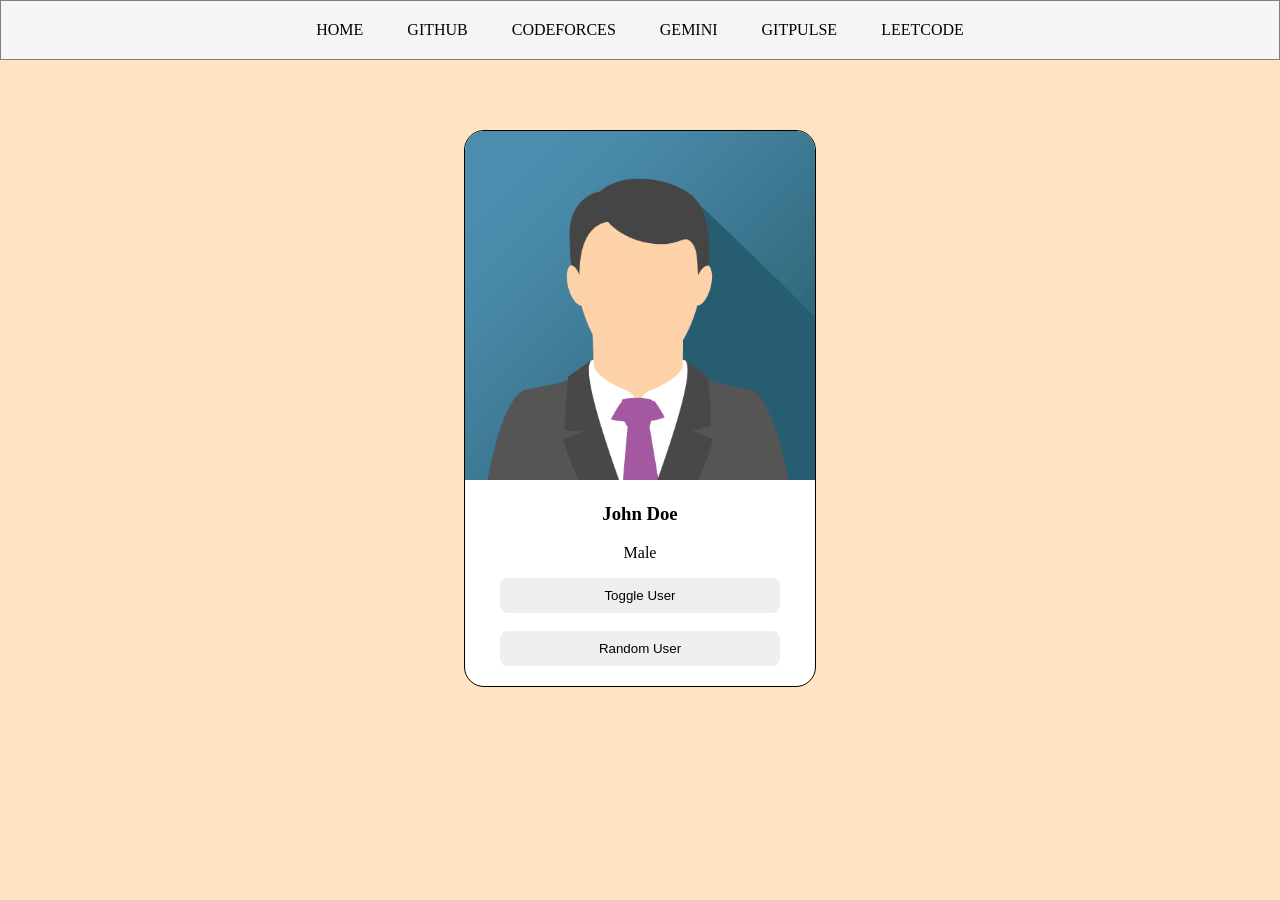
<file: target/classes/static/index.html>
<!DOCTYPE html>
<html lang="en">
<head>
    <meta charset="UTF-8">
    <meta name="viewport" content="width=device-width, initial-scale=1.0">
    <title>Document</title>
    <link rel="stylesheet" href="index.css">
</head>
<body>
    <!-- <h1>Hello everyone</h1>  -->
    <!-- <h2>this site is running live</h2> -->
     <div class="navbar">
        <a href="">HOME</a>
        <a href="https://github.com/ "target="_blank">GITHUB</a>
        <a href="codeforces-stats.html" target="_blank">CODEFORCES</a>
        <a href="ask-gemini.html" target="_blank">GEMINI</a>
        <a href="gitpulse.html" target="_blank">GITPULSE</a>
        <a href="leetcode-stats.html" target="_blank">LEETCODE</a>
     </div>
     <div class="card">
        <img id="user-image" src="john.png" alt="image not found">
        <h3 id ="user-name">John Doe</h3>
        <p id="user-gender">Male</p>
        <button onclick="toggleUser()" >Toggle User</button>
        <br>
        <br>
        <button onclick="randomUser()">Random User</button>
       

     </div>
   <script src="index.js"></script>
</body>
</html>
</file>
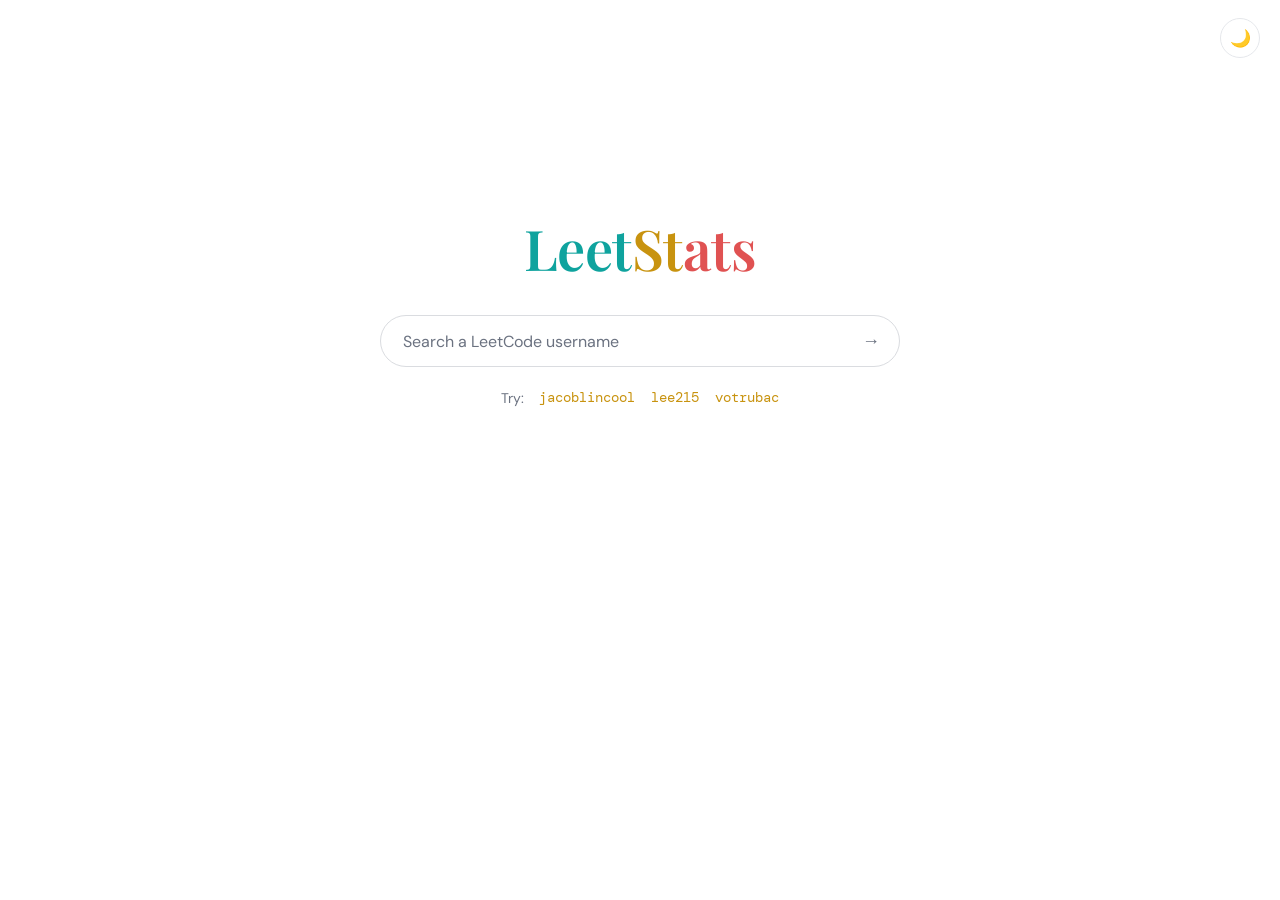
<file: target/classes/static/leetcode-stats.html>
<!DOCTYPE html>
<html lang="en" data-theme="light">
<head>
<meta charset="UTF-8">
<meta name="viewport" content="width=device-width, initial-scale=1.0">
<title>LeetStats</title>
<link rel="preconnect" href="https://fonts.googleapis.com">
<link rel="preconnect" href="https://fonts.gstatic.com" crossorigin>
<link href="https://fonts.googleapis.com/css2?family=Playfair+Display:wght@600&family=DM+Sans:wght@400;500;700&family=DM+Mono:wght@400;500&display=swap" rel="stylesheet">
<style>
  :root, [data-theme="light"] {
    --bg: #ffffff;
    --text: #1f2328;
    --muted: #6b7280;
    --line: #e5e7eb;
    --surface: #ffffff;
    --input-border: #dadce0;
    --input-shadow: rgba(32, 33, 36, 0.12);
    --track: #f0f1f3;
    --easy: #0fa39e;
    --medium: #c8930f;
    --hard: #e05252;
    --accent: #c8930f;
    --card-shadow: 0 1px 3px rgba(32, 33, 36, 0.08), 0 8px 28px rgba(32, 33, 36, 0.06);
  }
  [data-theme="dark"] {
    --bg: #0a0b0d;
    --text: #e9e7e2;
    --muted: #8b8f98;
    --line: rgba(255, 255, 255, 0.09);
    --surface: #121418;
    --input-border: rgba(255, 255, 255, 0.14);
    --input-shadow: rgba(0, 0, 0, 0.5);
    --track: rgba(255, 255, 255, 0.08);
    --easy: #3ddad7;
    --medium: #e3b341;
    --hard: #ff6b6b;
    --accent: #e3b341;
    --card-shadow: 0 20px 50px rgba(0, 0, 0, 0.45);
  }

  * { margin: 0; padding: 0; box-sizing: border-box; }

  html, body { height: 100%; }

  body {
    background: var(--bg);
    color: var(--text);
    font-family: "DM Sans", system-ui, sans-serif;
    display: flex;
    flex-direction: column;
    align-items: center;
    transition: background 0.25s, color 0.25s;
  }

  /* theme toggle, top right */
  .theme-toggle {
    position: fixed;
    top: 18px;
    right: 20px;
    width: 40px;
    height: 40px;
    border-radius: 50%;
    border: 1px solid var(--line);
    background: var(--surface);
    color: var(--text);
    font-size: 17px;
    cursor: pointer;
    display: flex;
    align-items: center;
    justify-content: center;
    transition: background 0.25s, border-color 0.25s, transform 0.15s;
    z-index: 10;
  }
  .theme-toggle:hover { transform: scale(1.06); }
  .theme-toggle:focus-visible { outline: 2px solid var(--accent); outline-offset: 2px; }

  main {
    width: 100%;
    max-width: 640px;
    padding: 0 24px 64px;
    display: flex;
    flex-direction: column;
    align-items: center;
    /* Google-style: sits a bit above vertical center when idle */
    margin-top: clamp(96px, 24vh, 210px);
    transition: margin-top 0.45s cubic-bezier(0.3, 0.8, 0.3, 1);
  }
  body.has-result main { margin-top: 72px; }

  .wordmark {
    font-family: "Playfair Display", serif;
    font-weight: 600;
    font-size: clamp(40px, 8vw, 56px);
    letter-spacing: -0.01em;
    margin-bottom: 30px;
    user-select: none;
  }
  .wordmark .l { color: var(--easy); }
  .wordmark .e { color: var(--medium); }
  .wordmark .t { color: var(--hard); }

  /* search */
  .search {
    width: 100%;
    max-width: 520px;
    display: flex;
    align-items: center;
    gap: 12px;
    background: var(--surface);
    border: 1px solid var(--input-border);
    border-radius: 999px;
    padding: 0 8px 0 22px;
    height: 52px;
    transition: box-shadow 0.2s, border-color 0.2s, background 0.25s;
  }
  .search:focus-within {
    box-shadow: 0 2px 10px var(--input-shadow);
    border-color: transparent;
  }
  [data-theme="dark"] .search:focus-within { border-color: var(--accent); box-shadow: none; }

  .search input {
    flex: 1;
    min-width: 0;
    border: none;
    outline: none;
    background: transparent;
    color: var(--text);
    font-family: "DM Mono", monospace;
    font-size: 16px;
  }
  .search input::placeholder { color: var(--muted); font-family: "DM Sans", sans-serif; }

  .search button {
    border: none;
    background: transparent;
    color: var(--muted);
    font-size: 18px;
    width: 40px;
    height: 40px;
    border-radius: 50%;
    cursor: pointer;
    display: flex;
    align-items: center;
    justify-content: center;
    transition: color 0.15s, background 0.15s;
  }
  .search button:hover { color: var(--accent); background: var(--track); }
  .search button:focus-visible { outline: 2px solid var(--accent); outline-offset: 1px; }
  .search button:disabled { opacity: 0.45; cursor: wait; }

  .try {
    margin-top: 20px;
    font-size: 14px;
    color: var(--muted);
    display: flex;
    gap: 14px;
    align-items: center;
    flex-wrap: wrap;
    justify-content: center;
  }
  .try button {
    background: none;
    border: none;
    padding: 2px 1px;
    color: var(--accent);
    font-family: "DM Mono", monospace;
    font-size: 13.5px;
    cursor: pointer;
    border-bottom: 1px dashed transparent;
    transition: border-color 0.15s;
  }
  .try button:hover { border-bottom-color: var(--accent); }
  .try button:focus-visible { outline: 2px solid var(--accent); outline-offset: 2px; }

  /* states */
  .loader {
    margin-top: 52px;
    width: 34px; height: 34px;
    border: 3px solid var(--track);
    border-top-color: var(--accent);
    border-radius: 50%;
    animation: spin 0.8s linear infinite;
  }
  @keyframes spin { to { transform: rotate(360deg); } }

  .error {
    margin-top: 44px;
    text-align: center;
    color: var(--muted);
    font-size: 14.5px;
    line-height: 1.6;
    max-width: 420px;
  }
  .error b { color: var(--hard); font-weight: 700; display: block; margin-bottom: 4px; }

  /* card */
  .card {
    width: 100%;
    margin-top: 44px;
    background: var(--surface);
    border: 1px solid var(--line);
    border-radius: 18px;
    padding: 30px 34px;
    box-shadow: var(--card-shadow);
    animation: rise 0.45s cubic-bezier(0.2, 0.7, 0.3, 1) both;
    transition: background 0.25s, border-color 0.25s;
  }
  @keyframes rise {
    from { opacity: 0; transform: translateY(14px); }
    to   { opacity: 1; transform: translateY(0); }
  }

  .card-head {
    display: flex;
    justify-content: space-between;
    align-items: baseline;
    gap: 10px;
    flex-wrap: wrap;
    margin-bottom: 26px;
  }
  .card-head a {
    font-family: "Playfair Display", serif;
    font-size: 23px;
    font-weight: 600;
    color: var(--text);
    text-decoration: none;
  }
  .card-head a:hover { color: var(--accent); }
  .card-head .rank {
    font-family: "DM Mono", monospace;
    font-size: 13px;
    color: var(--muted);
  }
  .card-head .rank b { color: var(--accent); font-weight: 500; }

  .card-body {
    display: grid;
    grid-template-columns: 168px 1fr;
    gap: 34px;
    align-items: center;
  }

  .ring-wrap { position: relative; width: 168px; height: 168px; margin: 0 auto; }
  .ring-wrap svg { transform: rotate(-90deg); display: block; }
  .ring-track { fill: none; stroke: var(--track); stroke-width: 9; }
  .ring-fill {
    fill: none;
    stroke: var(--accent);
    stroke-width: 9;
    stroke-linecap: round;
    transition: stroke-dashoffset 1.1s cubic-bezier(0.3, 0.8, 0.3, 1), stroke 0.25s;
  }
  .ring-center {
    position: absolute; inset: 0;
    display: flex; flex-direction: column;
    align-items: center; justify-content: center;
  }
  .ring-center .big {
    font-family: "DM Mono", monospace;
    font-size: 36px;
    line-height: 1;
  }
  .ring-center .small {
    color: var(--muted);
    font-size: 11.5px;
    margin-top: 6px;
    letter-spacing: 0.06em;
    text-transform: uppercase;
  }

  .bars { display: flex; flex-direction: column; gap: 18px; }
  .bar-top {
    display: flex;
    justify-content: space-between;
    align-items: baseline;
    margin-bottom: 7px;
  }
  .bar-top .label {
    font-size: 12.5px;
    font-weight: 700;
    letter-spacing: 0.09em;
    text-transform: uppercase;
  }
  .bar-top .nums {
    font-family: "DM Mono", monospace;
    font-size: 13px;
    color: var(--muted);
  }
  .bar-top .nums b { color: var(--text); font-weight: 500; }
  .bar-track { height: 7px; border-radius: 99px; background: var(--track); overflow: hidden; }
  .bar-fill { height: 100%; width: 0; border-radius: 99px; transition: width 1.1s cubic-bezier(0.3, 0.8, 0.3, 1); }
  .easy   .label { color: var(--easy); }   .easy   .bar-fill { background: var(--easy); }
  .medium .label { color: var(--medium); } .medium .bar-fill { background: var(--medium); }
  .hard   .label { color: var(--hard); }   .hard   .bar-fill { background: var(--hard); }

  .hidden { display: none !important; }

  @media (max-width: 540px) {
    .card { padding: 24px 20px; }
    .card-body { grid-template-columns: 1fr; gap: 26px; }
  }

  @media (prefers-reduced-motion: reduce) {
    * { animation: none !important; transition: none !important; }
  }
</style>
</head>
<body>
  <button class="theme-toggle" id="theme-toggle" aria-label="Switch theme" title="Switch theme">🌙</button>

  <main>
    <h1 class="wordmark"><span class="l">Leet</span><span class="e">St</span><span class="t">ats</span></h1>

    <div class="search">
      <input id="username" type="text" placeholder="Search a LeetCode username" autocomplete="off" spellcheck="false" aria-label="LeetCode username">
      <button id="go" aria-label="Fetch stats" title="Fetch stats">→</button>
    </div>

    <div class="try">
      <span>Try:</span>
      <button data-u="jacoblincool">jacoblincool</button>
      <button data-u="lee215">lee215</button>
      <button data-u="votrubac">votrubac</button>
    </div>

    <div id="loading" class="loader hidden" role="status" aria-label="Loading"></div>

    <div id="error" class="error hidden" role="alert">
      <b>Couldn't fetch that profile</b>
      <span id="error-msg"></span>
    </div>

    <section id="card" class="card hidden" aria-live="polite">
      <div class="card-head">
        <a id="profile-link" href="#" target="_blank" rel="noopener"></a>
        <span class="rank">Rank <b id="ranking">—</b></span>
      </div>
      <div class="card-body">
        <div class="ring-wrap">
          <svg width="168" height="168" viewBox="0 0 168 168" aria-hidden="true">
            <circle class="ring-track" cx="84" cy="84" r="74"></circle>
            <circle class="ring-fill" id="ring" cx="84" cy="84" r="74"></circle>
          </svg>
          <div class="ring-center">
            <div class="big" id="total-solved">0</div>
            <div class="small" id="total-label">solved</div>
          </div>
        </div>
        <div class="bars">
          <div class="bar-row easy">
            <div class="bar-top"><span class="label">Easy</span>
              <span class="nums"><b id="easy-solved">0</b> / <span id="easy-total">0</span></span></div>
            <div class="bar-track"><div class="bar-fill" id="easy-bar"></div></div>
          </div>
          <div class="bar-row medium">
            <div class="bar-top"><span class="label">Medium</span>
              <span class="nums"><b id="medium-solved">0</b> / <span id="medium-total">0</span></span></div>
            <div class="bar-track"><div class="bar-fill" id="medium-bar"></div></div>
          </div>
          <div class="bar-row hard">
            <div class="bar-top"><span class="label">Hard</span>
              <span class="nums"><b id="hard-solved">0</b> / <span id="hard-total">0</span></span></div>
            <div class="bar-track"><div class="bar-fill" id="hard-bar"></div></div>
          </div>
        </div>
      </div>
    </section>
  </main>

<script>
(function () {
  "use strict";

  /* ---------- theme ---------- */
  var root = document.documentElement;
  var toggle = document.getElementById("theme-toggle");
  var prefersDark = window.matchMedia("(prefers-color-scheme: dark)").matches;
  setTheme(prefersDark ? "dark" : "light");

  function setTheme(t) {
    root.setAttribute("data-theme", t);
    toggle.textContent = t === "dark" ? "☀️" : "🌙";
  }
  toggle.addEventListener("click", function () {
    setTheme(root.getAttribute("data-theme") === "dark" ? "light" : "dark");
  });

  /* ---------- elements ---------- */
  var input = document.getElementById("username");
  var goBtn = document.getElementById("go");
  var loadingEl = document.getElementById("loading");
  var errorEl = document.getElementById("error");
  var errorMsg = document.getElementById("error-msg");
  var cardEl = document.getElementById("card");

  var RING_R = 74;
  var RING_C = 2 * Math.PI * RING_R;
  var ring = document.getElementById("ring");
  ring.setAttribute("stroke-dasharray", RING_C);
  ring.setAttribute("stroke-dashoffset", RING_C);

  /* ---------- data sources (tried in order) ---------- */
  var SOURCES = [
    {
      url: function (u) { return "https://leetcode-api-faisalshohag.vercel.app/" + encodeURIComponent(u); },
      parse: function (d) {
        if (!d || d.errors || d.totalSolved === undefined) return null;
        return pick(d);
      }
    },
    {
      url: function (u) { return "https://alfa-leetcode-api.onrender.com/userProfile/" + encodeURIComponent(u); },
      parse: function (d) {
        if (!d || d.errors || d.totalSolved === undefined) return null;
        return pick(d);
      }
    },
    {
      url: function (u) { return "https://leetcode-stats-api.herokuapp.com/" + encodeURIComponent(u); },
      parse: function (d) {
        if (!d || d.status !== "success") return null;
        return pick(d);
      }
    }
  ];

  function pick(d) {
    return {
      totalSolved: d.totalSolved, totalQuestions: d.totalQuestions,
      easySolved: d.easySolved, totalEasy: d.totalEasy,
      mediumSolved: d.mediumSolved, totalMedium: d.totalMedium,
      hardSolved: d.hardSolved, totalHard: d.totalHard,
      ranking: d.ranking
    };
  }

  function fetchWithTimeout(url, ms) {
    var ctrl = new AbortController();
    var t = setTimeout(function () { ctrl.abort(); }, ms);
    return fetch(url, { signal: ctrl.signal })
      .then(function (r) { return r.json(); })
      .finally(function () { clearTimeout(t); });
  }

  function fetchStats(username) {
    var i = 0;
    function tryNext() {
      if (i >= SOURCES.length) return Promise.reject(new Error("all sources failed"));
      var src = SOURCES[i++];
      return fetchWithTimeout(src.url(username), 12000)
        .then(function (json) {
          var parsed = src.parse(json);
          return parsed || tryNext();
        })
        .catch(function () { return tryNext(); });
    }
    return tryNext();
  }

  /* ---------- rendering ---------- */
  function fmt(n) {
    if (n === null || n === undefined || isNaN(n)) return "—";
    return Number(n).toLocaleString("en-US");
  }

  function countUp(el, target, ms) {
    var reduce = window.matchMedia("(prefers-reduced-motion: reduce)").matches;
    if (reduce || !target) { el.textContent = fmt(target || 0); return; }
    var start = performance.now();
    (function step(now) {
      var p = Math.min(((now || performance.now()) - start) / ms, 1);
      var eased = 1 - Math.pow(1 - p, 3);
      el.textContent = fmt(Math.round(target * eased));
      if (p < 1) requestAnimationFrame(step);
    })();
  }

  function setBar(id, solved, total) {
    var pct = total > 0 ? (solved / total) * 100 : 0;
    document.getElementById(id).style.width = Math.max(pct, solved > 0 ? 2 : 0) + "%";
  }

  function render(username, s) {
    var link = document.getElementById("profile-link");
    link.textContent = username;
    link.href = "https://leetcode.com/u/" + encodeURIComponent(username) + "/";

    document.getElementById("ranking").textContent = "#" + fmt(s.ranking);
    document.getElementById("total-label").textContent = "of " + fmt(s.totalQuestions);
    document.getElementById("easy-solved").textContent = fmt(s.easySolved);
    document.getElementById("easy-total").textContent = fmt(s.totalEasy);
    document.getElementById("medium-solved").textContent = fmt(s.mediumSolved);
    document.getElementById("medium-total").textContent = fmt(s.totalMedium);
    document.getElementById("hard-solved").textContent = fmt(s.hardSolved);
    document.getElementById("hard-total").textContent = fmt(s.totalHard);

    document.body.classList.add("has-result");
    cardEl.classList.remove("hidden");

    requestAnimationFrame(function () {
      requestAnimationFrame(function () {
        countUp(document.getElementById("total-solved"), s.totalSolved, 1100);
        var pct = s.totalQuestions > 0 ? s.totalSolved / s.totalQuestions : 0;
        ring.setAttribute("stroke-dashoffset", RING_C * (1 - pct));
        setBar("easy-bar", s.easySolved, s.totalEasy);
        setBar("medium-bar", s.mediumSolved, s.totalMedium);
        setBar("hard-bar", s.hardSolved, s.totalHard);
      });
    });
  }

  function resetCard() {
    ring.setAttribute("stroke-dashoffset", RING_C);
    ["easy-bar", "medium-bar", "hard-bar"].forEach(function (id) {
      document.getElementById(id).style.width = "0";
    });
    document.getElementById("total-solved").textContent = "0";
  }

  /* ---------- flow ---------- */
  var busy = false;

  function lookup(username) {
    username = (username || "").trim();
    if (!username || busy) return;
    busy = true;

    input.value = username;
    goBtn.disabled = true;
    errorEl.classList.add("hidden");
    cardEl.classList.add("hidden");
    resetCard();
    loadingEl.classList.remove("hidden");

    fetchStats(username)
      .then(function (stats) {
        loadingEl.classList.add("hidden");
        render(username, stats);
      })
      .catch(function () {
        loadingEl.classList.add("hidden");
        errorMsg.textContent = 'No stats found for "' + username +
          '". Check the spelling, or the public stats APIs may be briefly busy — try again in a moment.';
        errorEl.classList.remove("hidden");
      })
      .finally(function () {
        goBtn.disabled = false;
        busy = false;
      });
  }

  goBtn.addEventListener("click", function () { lookup(input.value); });
  input.addEventListener("keydown", function (e) { if (e.key === "Enter") lookup(input.value); });
  document.querySelectorAll(".try button").forEach(function (b) {
    b.addEventListener("click", function () { lookup(b.dataset.u); });
  });
})();
</script>
</body>
</html>
</file>
<file: target/classes/static/index.css>
body
{
 margin:0px;
 background-color :bisque ;
}
h1{
    color: yellow;

}
.navbar{
      border-style: solid;
      border-width: 1px;
      border-color: gray;
      padding: 20px;
       text-align: center;  
       background-color: whitesmoke ;     
}
.navbar a{
    padding: 20px;
    text-decoration: none;
    color: black;
}
.navbar a:hover{
    color:blueviolet;
    background-color:yellow;
}
.card{
border: 1px solid black;
width: 350px;
border-radius: 20px;
text-align: center;
margin-top: 70px;
overflow:hidden;
margin-left: auto;
margin-right: auto;
padding-bottom: 20px;
background-color: white;
}
.card img {
    width: 100%;
}
.card button{
    border-style: none;
    padding: 10px;
    width: 80%;
    border-radius: 8px;
}
</file>
